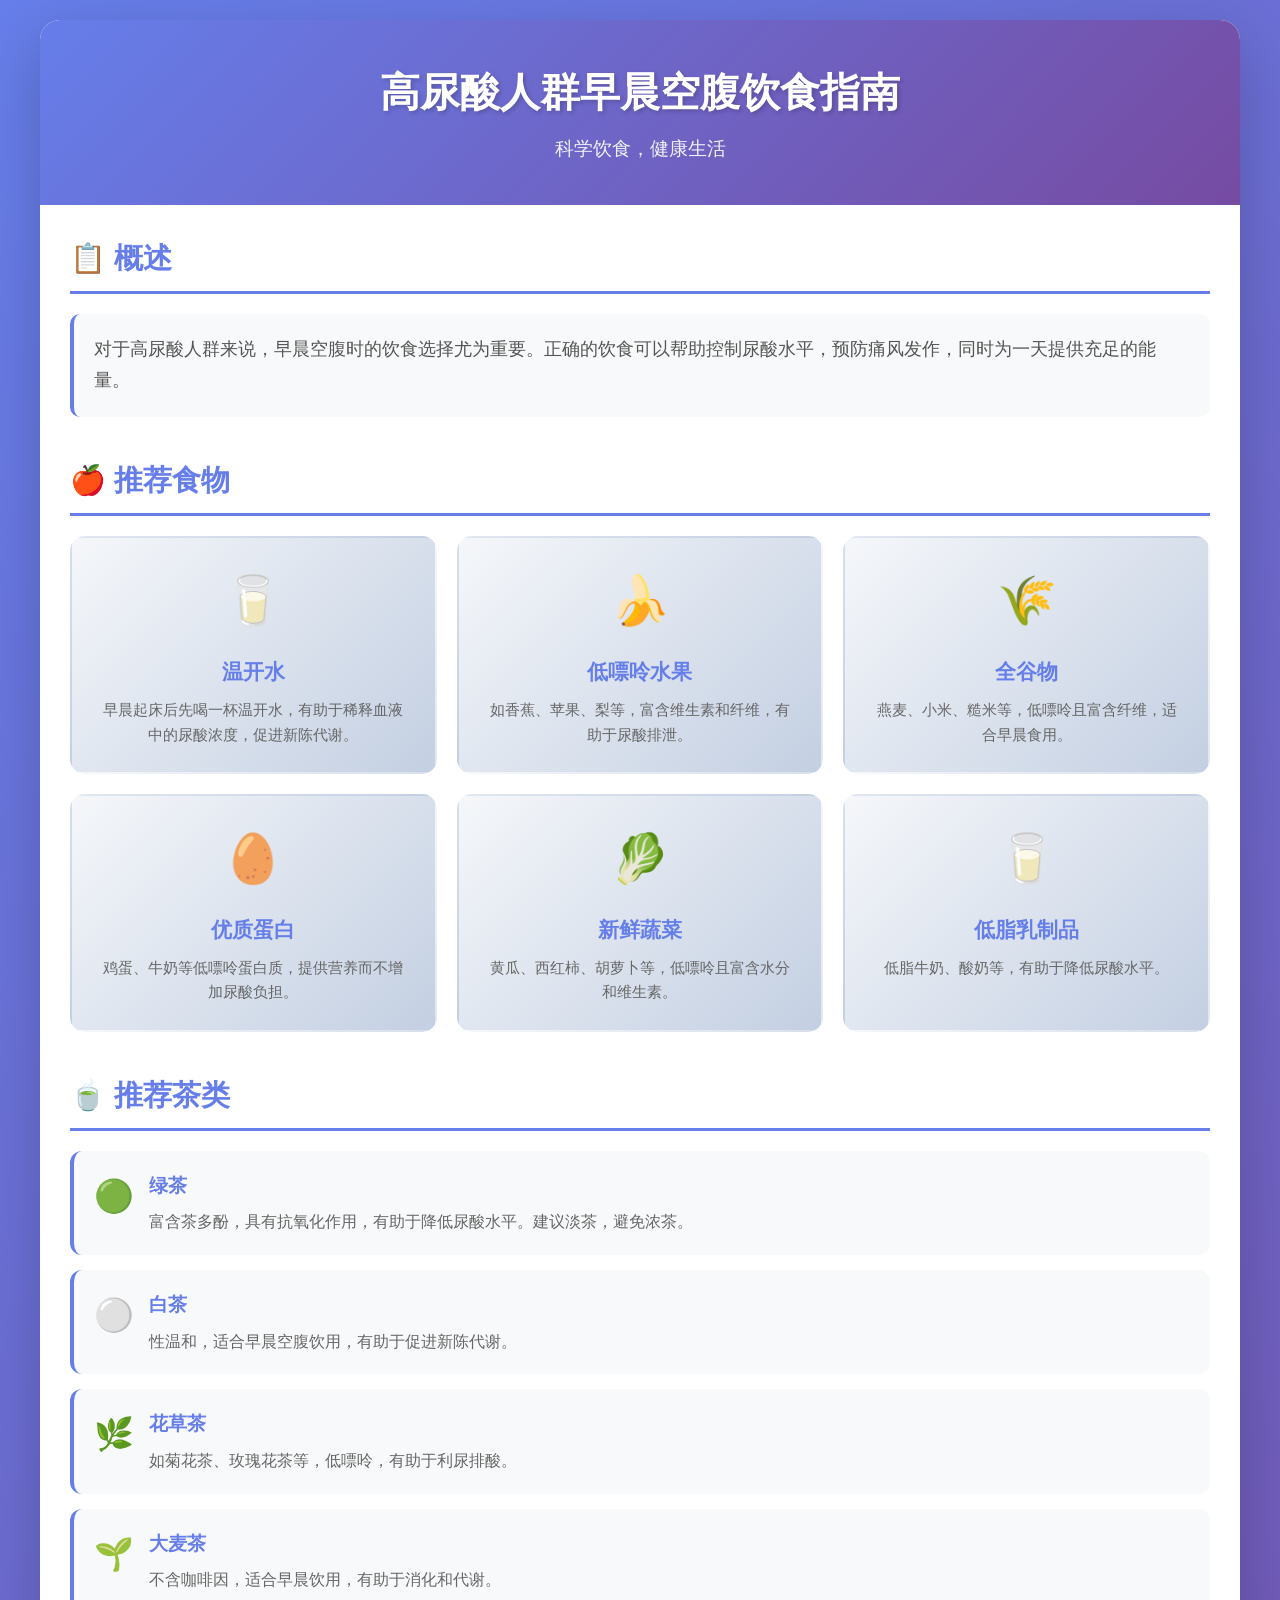
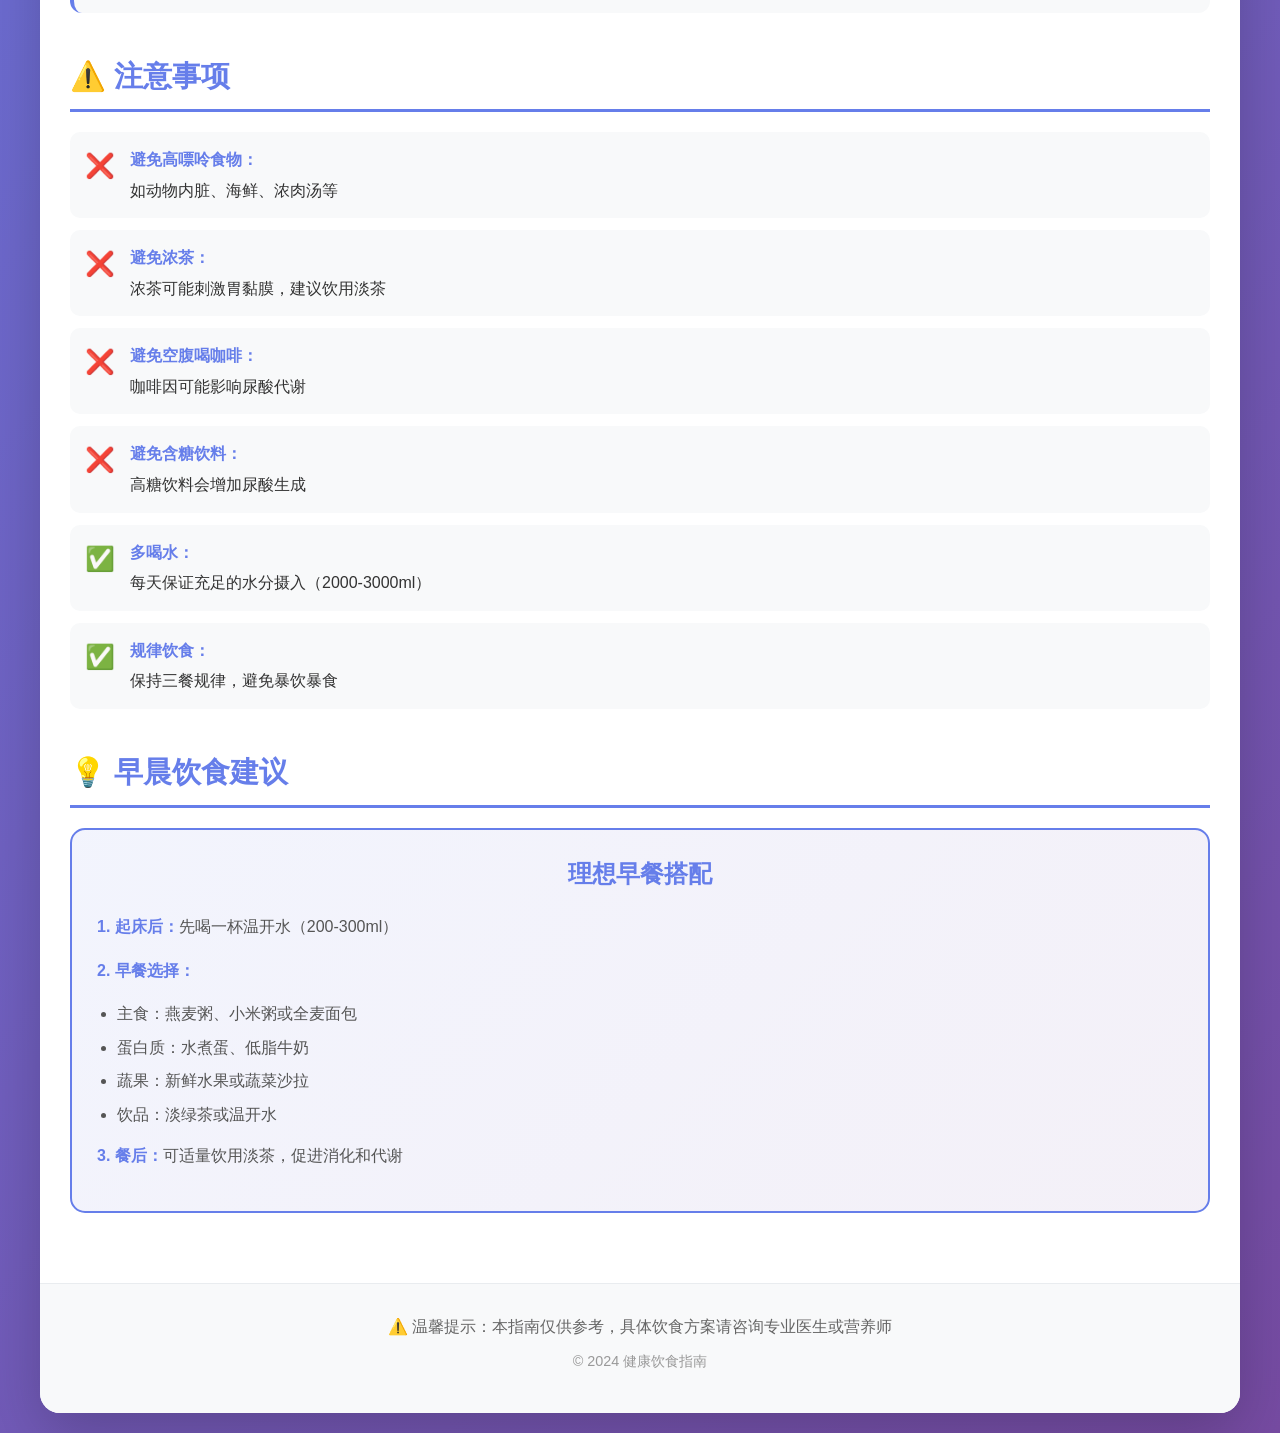
<file: uric-acid-diet/index.html>
<!DOCTYPE html>
<html lang="zh-CN">
<head>
    <meta charset="UTF-8">
    <meta name="viewport" content="width=device-width, initial-scale=1.0, user-scalable=no">
    <title>高尿酸人群早晨空腹饮食指南</title>
    <link rel="stylesheet" href="css/style.css">
</head>
<body>
    <div class="container">
        <header class="header">
            <h1 class="title">高尿酸人群早晨空腹饮食指南</h1>
            <p class="subtitle">科学饮食，健康生活</p>
        </header>

        <main class="main-content">
            <!-- 概述部分 -->
            <section class="section overview">
                <div class="section-header">
                    <h2>📋 概述</h2>
                </div>
                <div class="section-content">
                    <p class="intro-text">
                        对于高尿酸人群来说，早晨空腹时的饮食选择尤为重要。正确的饮食可以帮助控制尿酸水平，预防痛风发作，同时为一天提供充足的能量。
                    </p>
                </div>
            </section>

            <!-- 推荐食物部分 -->
            <section class="section foods">
                <div class="section-header">
                    <h2>🍎 推荐食物</h2>
                </div>
                <div class="section-content">
                    <div class="food-grid">
                        <div class="food-card">
                            <div class="food-icon">🥛</div>
                            <h3>温开水</h3>
                            <p>早晨起床后先喝一杯温开水，有助于稀释血液中的尿酸浓度，促进新陈代谢。</p>
                        </div>
                        <div class="food-card">
                            <div class="food-icon">🍌</div>
                            <h3>低嘌呤水果</h3>
                            <p>如香蕉、苹果、梨等，富含维生素和纤维，有助于尿酸排泄。</p>
                        </div>
                        <div class="food-card">
                            <div class="food-icon">🌾</div>
                            <h3>全谷物</h3>
                            <p>燕麦、小米、糙米等，低嘌呤且富含纤维，适合早晨食用。</p>
                        </div>
                        <div class="food-card">
                            <div class="food-icon">🥚</div>
                            <h3>优质蛋白</h3>
                            <p>鸡蛋、牛奶等低嘌呤蛋白质，提供营养而不增加尿酸负担。</p>
                        </div>
                        <div class="food-card">
                            <div class="food-icon">🥬</div>
                            <h3>新鲜蔬菜</h3>
                            <p>黄瓜、西红柿、胡萝卜等，低嘌呤且富含水分和维生素。</p>
                        </div>
                        <div class="food-card">
                            <div class="food-icon">🥛</div>
                            <h3>低脂乳制品</h3>
                            <p>低脂牛奶、酸奶等，有助于降低尿酸水平。</p>
                        </div>
                    </div>
                </div>
            </section>

            <!-- 茶类推荐部分 -->
            <section class="section teas">
                <div class="section-header">
                    <h2>🍵 推荐茶类</h2>
                </div>
                <div class="section-content">
                    <div class="tea-list">
                        <div class="tea-item">
                            <div class="tea-icon">🟢</div>
                            <div class="tea-info">
                                <h3>绿茶</h3>
                                <p>富含茶多酚，具有抗氧化作用，有助于降低尿酸水平。建议淡茶，避免浓茶。</p>
                            </div>
                        </div>
                        <div class="tea-item">
                            <div class="tea-icon">⚪</div>
                            <div class="tea-info">
                                <h3>白茶</h3>
                                <p>性温和，适合早晨空腹饮用，有助于促进新陈代谢。</p>
                            </div>
                        </div>
                        <div class="tea-item">
                            <div class="tea-icon">🌿</div>
                            <div class="tea-info">
                                <h3>花草茶</h3>
                                <p>如菊花茶、玫瑰花茶等，低嘌呤，有助于利尿排酸。</p>
                            </div>
                        </div>
                        <div class="tea-item">
                            <div class="tea-icon">🌱</div>
                            <div class="tea-info">
                                <h3>大麦茶</h3>
                                <p>不含咖啡因，适合早晨饮用，有助于消化和代谢。</p>
                            </div>
                        </div>
                    </div>
                </div>
            </section>

            <!-- 注意事项部分 -->
            <section class="section precautions">
                <div class="section-header">
                    <h2>⚠️ 注意事项</h2>
                </div>
                <div class="section-content">
                    <ul class="precaution-list">
                        <li>
                            <span class="warning-icon">❌</span>
                            <div>
                                <strong>避免高嘌呤食物：</strong>如动物内脏、海鲜、浓肉汤等
                            </div>
                        </li>
                        <li>
                            <span class="warning-icon">❌</span>
                            <div>
                                <strong>避免浓茶：</strong>浓茶可能刺激胃黏膜，建议饮用淡茶
                            </div>
                        </li>
                        <li>
                            <span class="warning-icon">❌</span>
                            <div>
                                <strong>避免空腹喝咖啡：</strong>咖啡因可能影响尿酸代谢
                            </div>
                        </li>
                        <li>
                            <span class="warning-icon">❌</span>
                            <div>
                                <strong>避免含糖饮料：</strong>高糖饮料会增加尿酸生成
                            </div>
                        </li>
                        <li>
                            <span class="warning-icon">✅</span>
                            <div>
                                <strong>多喝水：</strong>每天保证充足的水分摄入（2000-3000ml）
                            </div>
                        </li>
                        <li>
                            <span class="warning-icon">✅</span>
                            <div>
                                <strong>规律饮食：</strong>保持三餐规律，避免暴饮暴食
                            </div>
                        </li>
                    </ul>
                </div>
            </section>

            <!-- 饮食建议部分 -->
            <section class="section suggestions">
                <div class="section-header">
                    <h2>💡 早晨饮食建议</h2>
                </div>
                <div class="section-content">
                    <div class="suggestion-card">
                        <h3>理想早餐搭配</h3>
                        <div class="suggestion-content">
                            <p><strong>1. 起床后：</strong>先喝一杯温开水（200-300ml）</p>
                            <p><strong>2. 早餐选择：</strong></p>
                            <ul>
                                <li>主食：燕麦粥、小米粥或全麦面包</li>
                                <li>蛋白质：水煮蛋、低脂牛奶</li>
                                <li>蔬果：新鲜水果或蔬菜沙拉</li>
                                <li>饮品：淡绿茶或温开水</li>
                            </ul>
                            <p><strong>3. 餐后：</strong>可适量饮用淡茶，促进消化和代谢</p>
                        </div>
                    </div>
                </div>
            </section>
        </main>

        <footer class="footer">
            <p>⚠️ 温馨提示：本指南仅供参考，具体饮食方案请咨询专业医生或营养师</p>
            <p class="copyright">© 2024 健康饮食指南</p>
        </footer>
    </div>
</body>
</html>
</file>
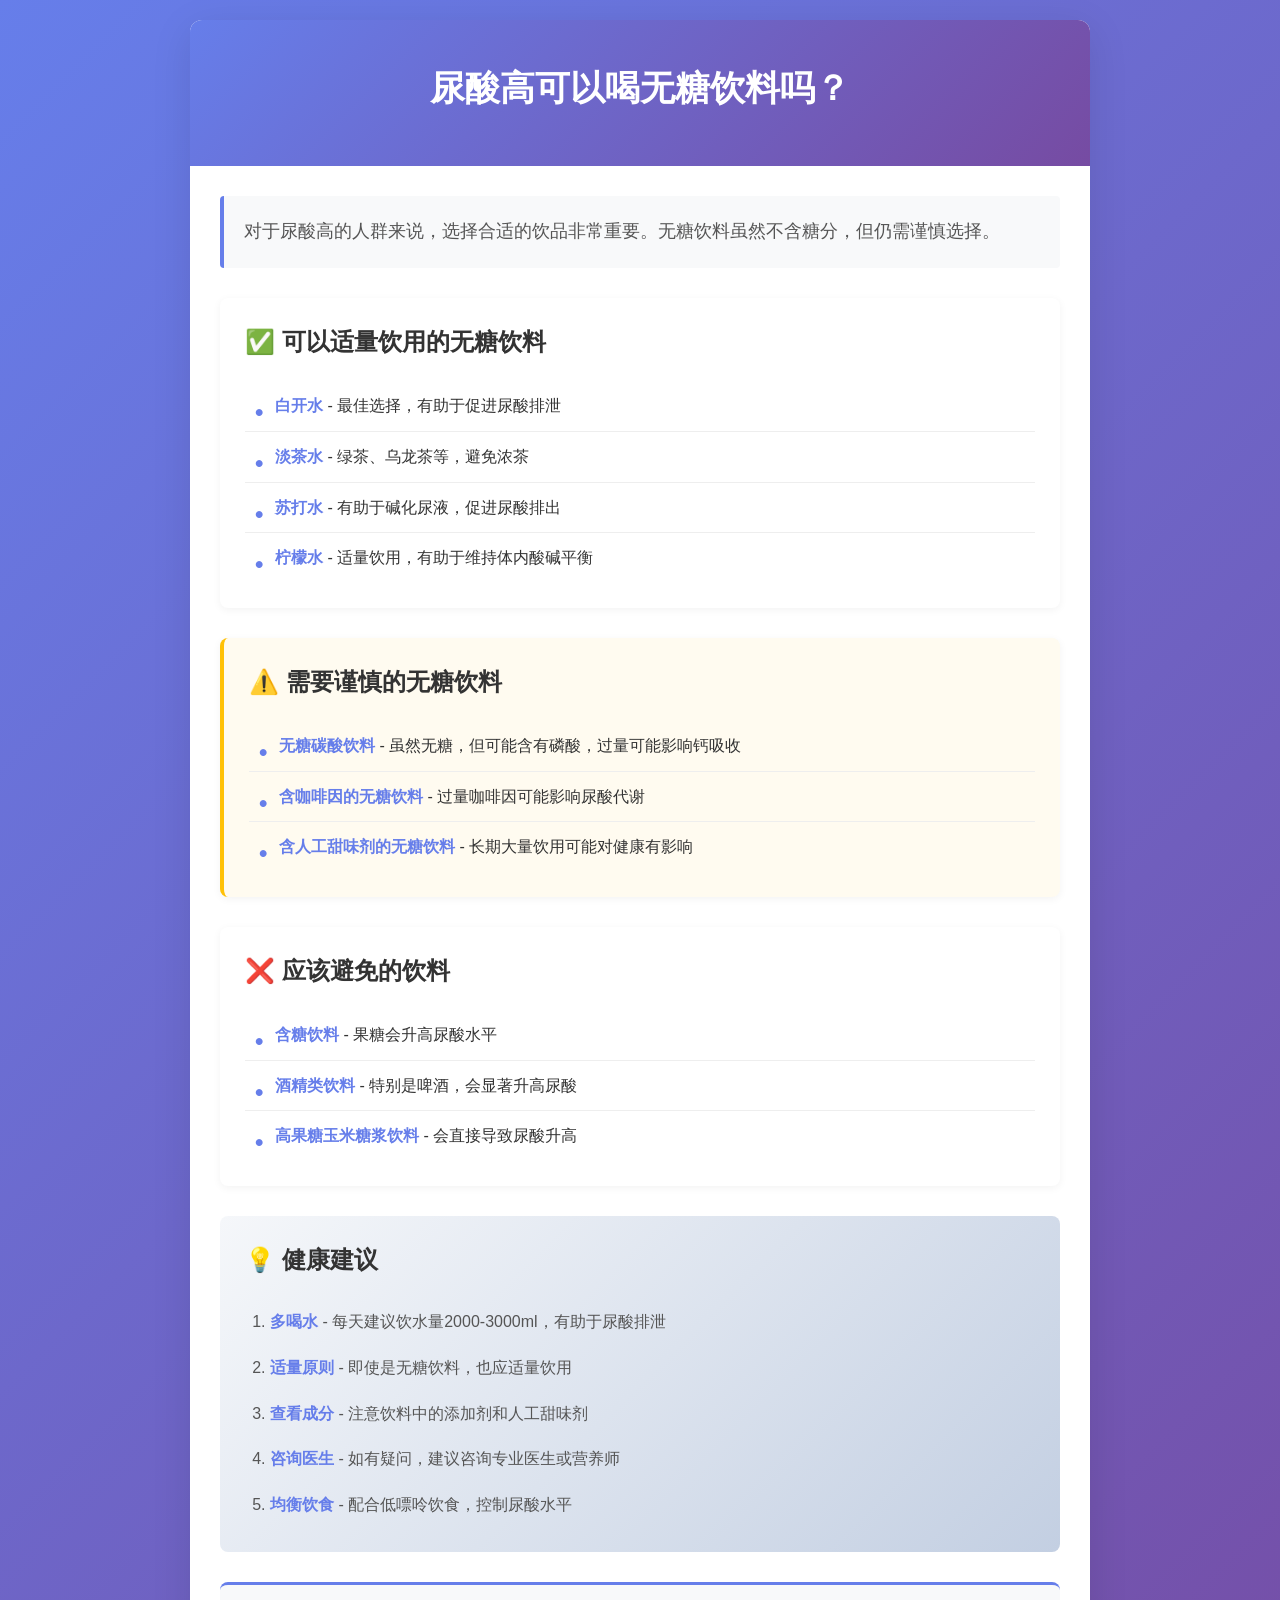
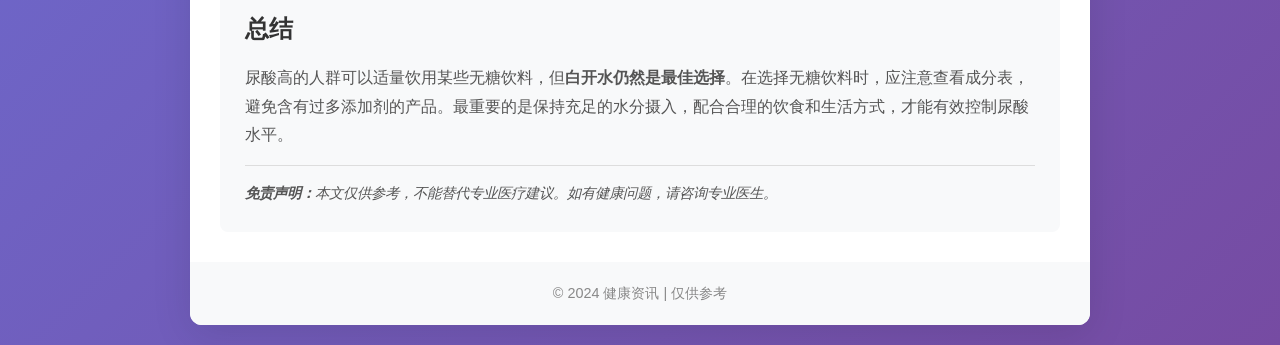
<file: uric-acid-sugar-free-drinks/index.html>
<!DOCTYPE html>
<html lang="zh-CN">
<head>
    <meta charset="UTF-8">
    <meta name="viewport" content="width=device-width, initial-scale=1.0">
    <title>尿酸高可以喝无糖饮料吗？</title>
    <link rel="stylesheet" href="css/index.css">
</head>
<body>
    <div class="container">
        <header>
            <h1>尿酸高可以喝无糖饮料吗？</h1>
        </header>
        
        <main>
            <section class="intro">
                <p class="lead">对于尿酸高的人群来说，选择合适的饮品非常重要。无糖饮料虽然不含糖分，但仍需谨慎选择。</p>
            </section>

            <section class="content">
                <h2>✅ 可以适量饮用的无糖饮料</h2>
                <ul>
                    <li>
                        <strong>白开水</strong> - 最佳选择，有助于促进尿酸排泄
                    </li>
                    <li>
                        <strong>淡茶水</strong> - 绿茶、乌龙茶等，避免浓茶
                    </li>
                    <li>
                        <strong>苏打水</strong> - 有助于碱化尿液，促进尿酸排出
                    </li>
                    <li>
                        <strong>柠檬水</strong> - 适量饮用，有助于维持体内酸碱平衡
                    </li>
                </ul>
            </section>

            <section class="content warning">
                <h2>⚠️ 需要谨慎的无糖饮料</h2>
                <ul>
                    <li>
                        <strong>无糖碳酸饮料</strong> - 虽然无糖，但可能含有磷酸，过量可能影响钙吸收
                    </li>
                    <li>
                        <strong>含咖啡因的无糖饮料</strong> - 过量咖啡因可能影响尿酸代谢
                    </li>
                    <li>
                        <strong>含人工甜味剂的无糖饮料</strong> - 长期大量饮用可能对健康有影响
                    </li>
                </ul>
            </section>

            <section class="content">
                <h2>❌ 应该避免的饮料</h2>
                <ul>
                    <li>
                        <strong>含糖饮料</strong> - 果糖会升高尿酸水平
                    </li>
                    <li>
                        <strong>酒精类饮料</strong> - 特别是啤酒，会显著升高尿酸
                    </li>
                    <li>
                        <strong>高果糖玉米糖浆饮料</strong> - 会直接导致尿酸升高
                    </li>
                </ul>
            </section>

            <section class="tips">
                <h2>💡 健康建议</h2>
                <ol>
                    <li><strong>多喝水</strong> - 每天建议饮水量2000-3000ml，有助于尿酸排泄</li>
                    <li><strong>适量原则</strong> - 即使是无糖饮料，也应适量饮用</li>
                    <li><strong>查看成分</strong> - 注意饮料中的添加剂和人工甜味剂</li>
                    <li><strong>咨询医生</strong> - 如有疑问，建议咨询专业医生或营养师</li>
                    <li><strong>均衡饮食</strong> - 配合低嘌呤饮食，控制尿酸水平</li>
                </ol>
            </section>

            <section class="summary">
                <h2>总结</h2>
                <p>尿酸高的人群可以适量饮用某些无糖饮料，但<strong>白开水仍然是最佳选择</strong>。在选择无糖饮料时，应注意查看成分表，避免含有过多添加剂的产品。最重要的是保持充足的水分摄入，配合合理的饮食和生活方式，才能有效控制尿酸水平。</p>
                <p class="disclaimer"><strong>免责声明：</strong>本文仅供参考，不能替代专业医疗建议。如有健康问题，请咨询专业医生。</p>
            </section>
        </main>

        <footer>
            <p>&copy; 2024 健康资讯 | 仅供参考</p>
        </footer>
    </div>
</body>
</html>
</file>
<file: uric-acid-diet/css/style.css>
* {
    margin: 0;
    padding: 0;
    box-sizing: border-box;
}

body {
    font-family: -apple-system, BlinkMacSystemFont, "Segoe UI", "PingFang SC", "Hiragino Sans GB", "Microsoft YaHei", "Helvetica Neue", Helvetica, Arial, sans-serif;
    line-height: 1.6;
    color: #333;
    background: linear-gradient(135deg, #667eea 0%, #764ba2 100%);
    min-height: 100vh;
    padding: 20px;
}

.container {
    max-width: 1200px;
    margin: 0 auto;
    background: #fff;
    border-radius: 20px;
    box-shadow: 0 20px 60px rgba(0, 0, 0, 0.2);
    overflow: hidden;
}

/* Header Styles */
.header {
    background: linear-gradient(135deg, #667eea 0%, #764ba2 100%);
    color: #fff;
    padding: 40px 30px;
    text-align: center;
}

.title {
    font-size: 2.5em;
    font-weight: 700;
    margin-bottom: 10px;
    text-shadow: 2px 2px 4px rgba(0, 0, 0, 0.2);
}

.subtitle {
    font-size: 1.2em;
    opacity: 0.9;
    font-weight: 300;
}

/* Main Content */
.main-content {
    padding: 30px;
}

.section {
    margin-bottom: 40px;
}

.section-header {
    margin-bottom: 20px;
    padding-bottom: 10px;
    border-bottom: 3px solid #667eea;
}

.section-header h2 {
    font-size: 1.8em;
    color: #667eea;
    font-weight: 600;
}

.section-content {
    margin-top: 20px;
}

/* Overview Section */
.intro-text {
    font-size: 1.1em;
    line-height: 1.8;
    color: #555;
    background: #f8f9fa;
    padding: 20px;
    border-radius: 10px;
    border-left: 4px solid #667eea;
}

/* Food Grid */
.food-grid {
    display: grid;
    grid-template-columns: repeat(auto-fit, minmax(280px, 1fr));
    gap: 20px;
    margin-top: 20px;
}

.food-card {
    background: linear-gradient(135deg, #f5f7fa 0%, #c3cfe2 100%);
    padding: 25px;
    border-radius: 15px;
    text-align: center;
    transition: transform 0.3s ease, box-shadow 0.3s ease;
    border: 2px solid transparent;
}

.food-card:hover {
    transform: translateY(-5px);
    box-shadow: 0 10px 30px rgba(102, 126, 234, 0.3);
    border-color: #667eea;
}

.food-icon {
    font-size: 3em;
    margin-bottom: 15px;
}

.food-card h3 {
    font-size: 1.3em;
    color: #667eea;
    margin-bottom: 10px;
    font-weight: 600;
}

.food-card p {
    color: #666;
    line-height: 1.6;
    font-size: 0.95em;
}

/* Tea List */
.tea-list {
    display: flex;
    flex-direction: column;
    gap: 15px;
}

.tea-item {
    display: flex;
    align-items: flex-start;
    background: #f8f9fa;
    padding: 20px;
    border-radius: 12px;
    transition: all 0.3s ease;
    border-left: 4px solid #667eea;
}

.tea-item:hover {
    background: #e9ecef;
    transform: translateX(5px);
}

.tea-icon {
    font-size: 2em;
    margin-right: 15px;
    flex-shrink: 0;
}

.tea-info h3 {
    color: #667eea;
    margin-bottom: 8px;
    font-size: 1.2em;
}

.tea-info p {
    color: #666;
    line-height: 1.6;
}

/* Precautions */
.precaution-list {
    list-style: none;
}

.precaution-list li {
    display: flex;
    align-items: flex-start;
    padding: 15px;
    margin-bottom: 12px;
    background: #f8f9fa;
    border-radius: 10px;
    transition: all 0.3s ease;
}

.precaution-list li:hover {
    background: #e9ecef;
    transform: translateX(5px);
}

.warning-icon {
    font-size: 1.5em;
    margin-right: 15px;
    flex-shrink: 0;
}

.precaution-list li div {
    flex: 1;
}

.precaution-list li strong {
    color: #667eea;
    display: block;
    margin-bottom: 5px;
}

/* Suggestions */
.suggestion-card {
    background: linear-gradient(135deg, #667eea15 0%, #764ba215 100%);
    padding: 25px;
    border-radius: 15px;
    border: 2px solid #667eea;
}

.suggestion-card h3 {
    color: #667eea;
    font-size: 1.5em;
    margin-bottom: 20px;
    text-align: center;
}

.suggestion-content {
    color: #555;
}

.suggestion-content p {
    margin-bottom: 15px;
    line-height: 1.8;
}

.suggestion-content ul {
    margin-left: 20px;
    margin-bottom: 15px;
}

.suggestion-content ul li {
    margin-bottom: 8px;
    line-height: 1.6;
}

.suggestion-content strong {
    color: #667eea;
}

/* Footer */
.footer {
    background: #f8f9fa;
    padding: 30px;
    text-align: center;
    color: #666;
    border-top: 1px solid #e9ecef;
}

.footer p {
    margin-bottom: 10px;
    line-height: 1.6;
}

.copyright {
    font-size: 0.9em;
    color: #999;
    margin-top: 10px;
}

/* Responsive Design */
@media (max-width: 768px) {
    body {
        padding: 10px;
    }

    .title {
        font-size: 1.8em;
    }

    .subtitle {
        font-size: 1em;
    }

    .header {
        padding: 30px 20px;
    }

    .main-content {
        padding: 20px;
    }

    .food-grid {
        grid-template-columns: 1fr;
    }

    .section-header h2 {
        font-size: 1.5em;
    }

    .tea-item {
        flex-direction: column;
        text-align: center;
    }

    .tea-icon {
        margin-right: 0;
        margin-bottom: 10px;
    }
}

@media (max-width: 480px) {
    .title {
        font-size: 1.5em;
    }

    .food-card {
        padding: 20px;
    }

    .suggestion-card {
        padding: 20px;
    }
}
</file>
<file: uric-acid-sugar-free-drinks/css/index.css>
* {
    margin: 0;
    padding: 0;
    box-sizing: border-box;
}

body {
    font-family: -apple-system, BlinkMacSystemFont, "Segoe UI", "PingFang SC", "Hiragino Sans GB", "Microsoft YaHei", "Helvetica Neue", Helvetica, Arial, sans-serif;
    line-height: 1.6;
    color: #333;
    background: linear-gradient(135deg, #667eea 0%, #764ba2 100%);
    min-height: 100vh;
    padding: 20px;
}

.container {
    max-width: 900px;
    margin: 0 auto;
    background: #fff;
    border-radius: 12px;
    box-shadow: 0 10px 40px rgba(0, 0, 0, 0.1);
    overflow: hidden;
}

header {
    background: linear-gradient(135deg, #667eea 0%, #764ba2 100%);
    color: white;
    padding: 40px 30px;
    text-align: center;
}

header h1 {
    font-size: 2.2em;
    font-weight: 600;
    margin-bottom: 10px;
}

main {
    padding: 30px;
}

.intro {
    margin-bottom: 30px;
    padding: 20px;
    background: #f8f9fa;
    border-left: 4px solid #667eea;
    border-radius: 4px;
}

.lead {
    font-size: 1.1em;
    color: #555;
    line-height: 1.8;
}

.content {
    margin-bottom: 30px;
    padding: 25px;
    background: #fff;
    border-radius: 8px;
    box-shadow: 0 2px 8px rgba(0, 0, 0, 0.05);
}

.content.warning {
    border-left: 4px solid #ffc107;
    background: #fffbf0;
}

.content h2 {
    font-size: 1.5em;
    margin-bottom: 20px;
    color: #333;
    display: flex;
    align-items: center;
    gap: 10px;
}

.content ul {
    list-style: none;
    padding-left: 0;
}

.content li {
    padding: 12px 0;
    padding-left: 30px;
    position: relative;
    border-bottom: 1px solid #eee;
}

.content li:last-child {
    border-bottom: none;
}

.content li::before {
    content: "•";
    position: absolute;
    left: 10px;
    color: #667eea;
    font-size: 1.5em;
    font-weight: bold;
}

.content li strong {
    color: #667eea;
    font-weight: 600;
}

.tips {
    background: linear-gradient(135deg, #f5f7fa 0%, #c3cfe2 100%);
    padding: 25px;
    border-radius: 8px;
    margin-bottom: 30px;
}

.tips h2 {
    font-size: 1.5em;
    margin-bottom: 20px;
    color: #333;
}

.tips ol {
    padding-left: 25px;
}

.tips li {
    padding: 10px 0;
    color: #555;
}

.tips li strong {
    color: #667eea;
}

.summary {
    background: #f8f9fa;
    padding: 25px;
    border-radius: 8px;
    border-top: 3px solid #667eea;
}

.summary h2 {
    font-size: 1.5em;
    margin-bottom: 15px;
    color: #333;
}

.summary p {
    margin-bottom: 15px;
    line-height: 1.8;
    color: #555;
}

.summary p:last-of-type {
    margin-bottom: 0;
}

.disclaimer {
    font-size: 0.9em;
    color: #888;
    font-style: italic;
    padding-top: 15px;
    border-top: 1px solid #ddd;
}

footer {
    background: #f8f9fa;
    text-align: center;
    padding: 20px;
    color: #888;
    font-size: 0.9em;
}

/* 响应式设计 */
@media (max-width: 768px) {
    body {
        padding: 10px;
    }

    header {
        padding: 30px 20px;
    }

    header h1 {
        font-size: 1.6em;
    }

    main {
        padding: 20px;
    }

    .content, .tips, .summary {
        padding: 20px;
    }

    .content h2, .tips h2, .summary h2 {
        font-size: 1.3em;
    }
}
</file>
